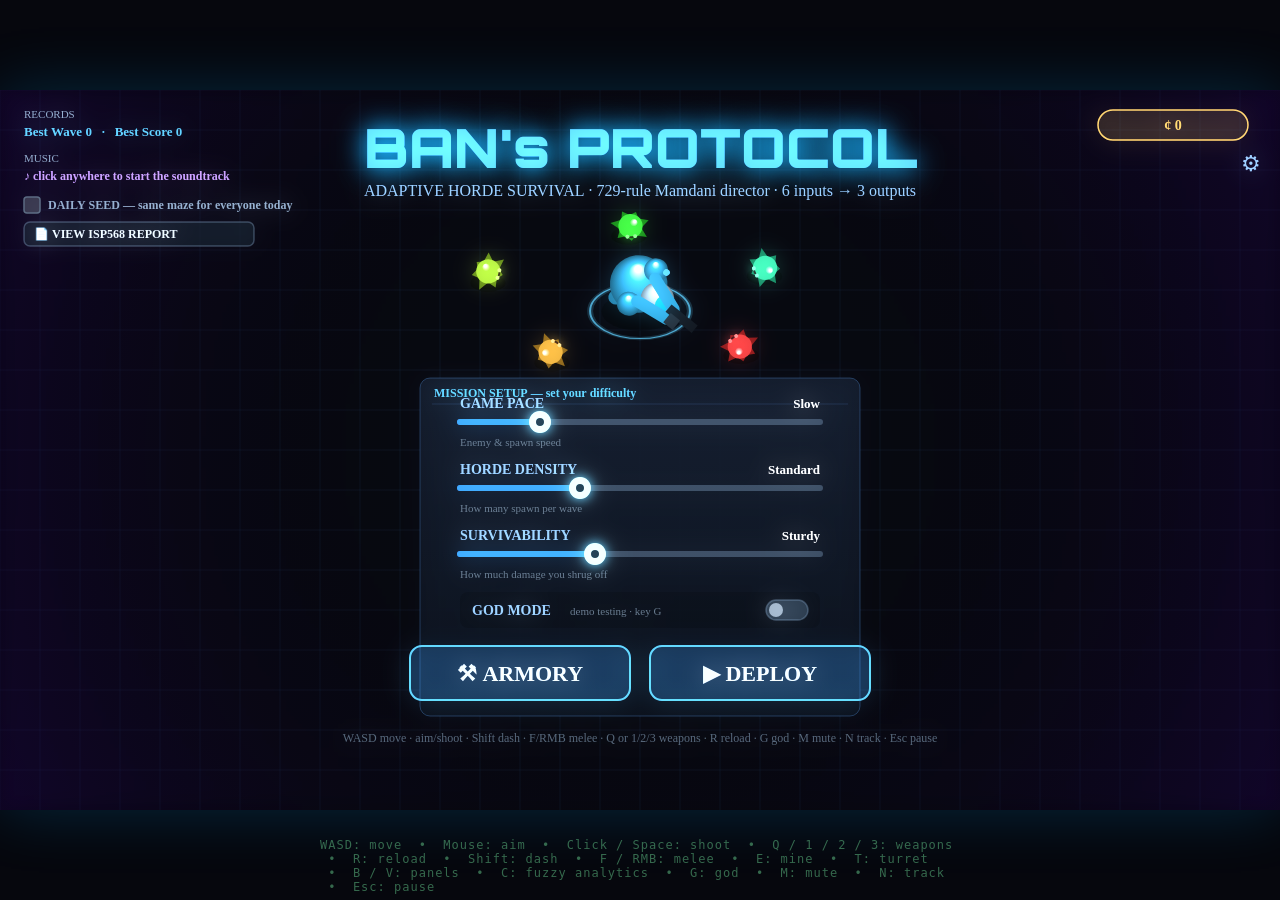
<file: index.html>
<!DOCTYPE html>
<html lang="en">
<head>
<meta charset="UTF-8">
<meta name="viewport" content="width=device-width, initial-scale=1.0">
<title>BAN's Protocol — Adaptive Horde Survival</title>
<!-- display font for titles; falls back to Segoe UI if offline -->
<link rel="preconnect" href="https://fonts.googleapis.com">
<link rel="preconnect" href="https://fonts.gstatic.com" crossorigin>
<link href="https://fonts.googleapis.com/css2?family=Orbitron:wght@500;700;900&display=swap" rel="stylesheet">
<link rel="stylesheet" href="css/style.css">
</head>
<body>
<div id="wrap"><canvas id="c"></canvas></div>
<div id="hint">WASD: move &nbsp;•&nbsp; Mouse: aim &nbsp;•&nbsp; Click / Space: shoot &nbsp;•&nbsp; Q / 1 / 2 / 3: weapons &nbsp;•&nbsp; R: reload &nbsp;•&nbsp; Shift: dash &nbsp;•&nbsp; F / RMB: melee &nbsp;•&nbsp; E: mine &nbsp;•&nbsp; T: turret &nbsp;•&nbsp; B / V: panels &nbsp;•&nbsp; C: fuzzy analytics &nbsp;•&nbsp; G: god &nbsp;•&nbsp; M: mute &nbsp;•&nbsp; N: track &nbsp;•&nbsp; Esc: pause</div>

<!-- Load order matters: each script builds on the previous ones. -->
<script src="js/config.js"></script>   <!-- canvas, ctx, W/H, resize -->
<script src="js/balance.js"></script>  <!-- central tuning constants -->
<script src="js/audio.js"></script>    <!-- procedural WebAudio engine (SFX + adaptive ambient) -->
<script src="js/world.js"></script>    <!-- maze generation, walls, LOS, fog, minimap -->
<script src="js/fuzzy.js"></script>    <!-- Mamdani fuzzy engine (243-rule director + per-enemy micro-FIS) -->
<script src="js/state.js"></script>    <!-- G game-state object + reset() -->
<script src="js/weapons.js"></script>  <!-- weapons, levelling, power-ups, coin meta -->
<script src="js/roguelite.js"></script><!-- perks, sector modifiers, deployables, barrels, achievements -->
<script src="js/mechanics.js"></script><!-- shoot/reload/spawn/update loop -->
<script src="js/input.js"></script>    <!-- keyboard + mouse handlers -->
<script src="js/render.js"></script>   <!-- world rendering + lights/shockwaves + pseudo-3D characters -->
<script src="js/post.js"></script>     <!-- full-screen bloom post-process -->
<script src="js/hud.js"></script>      <!-- gauges, MF graphs, rules panel, HUD -->
<script src="js/screens.js"></script>  <!-- setup / pause / death / settings / perks + click routing -->
<script src="js/analytics.js"></script><!-- fuzzy analytics overlay: control surface, heatmap, defuzz, CSV [C] -->
<script src="js/main.js"></script>     <!-- requestAnimationFrame loop -->
</body>
</html>
</file>
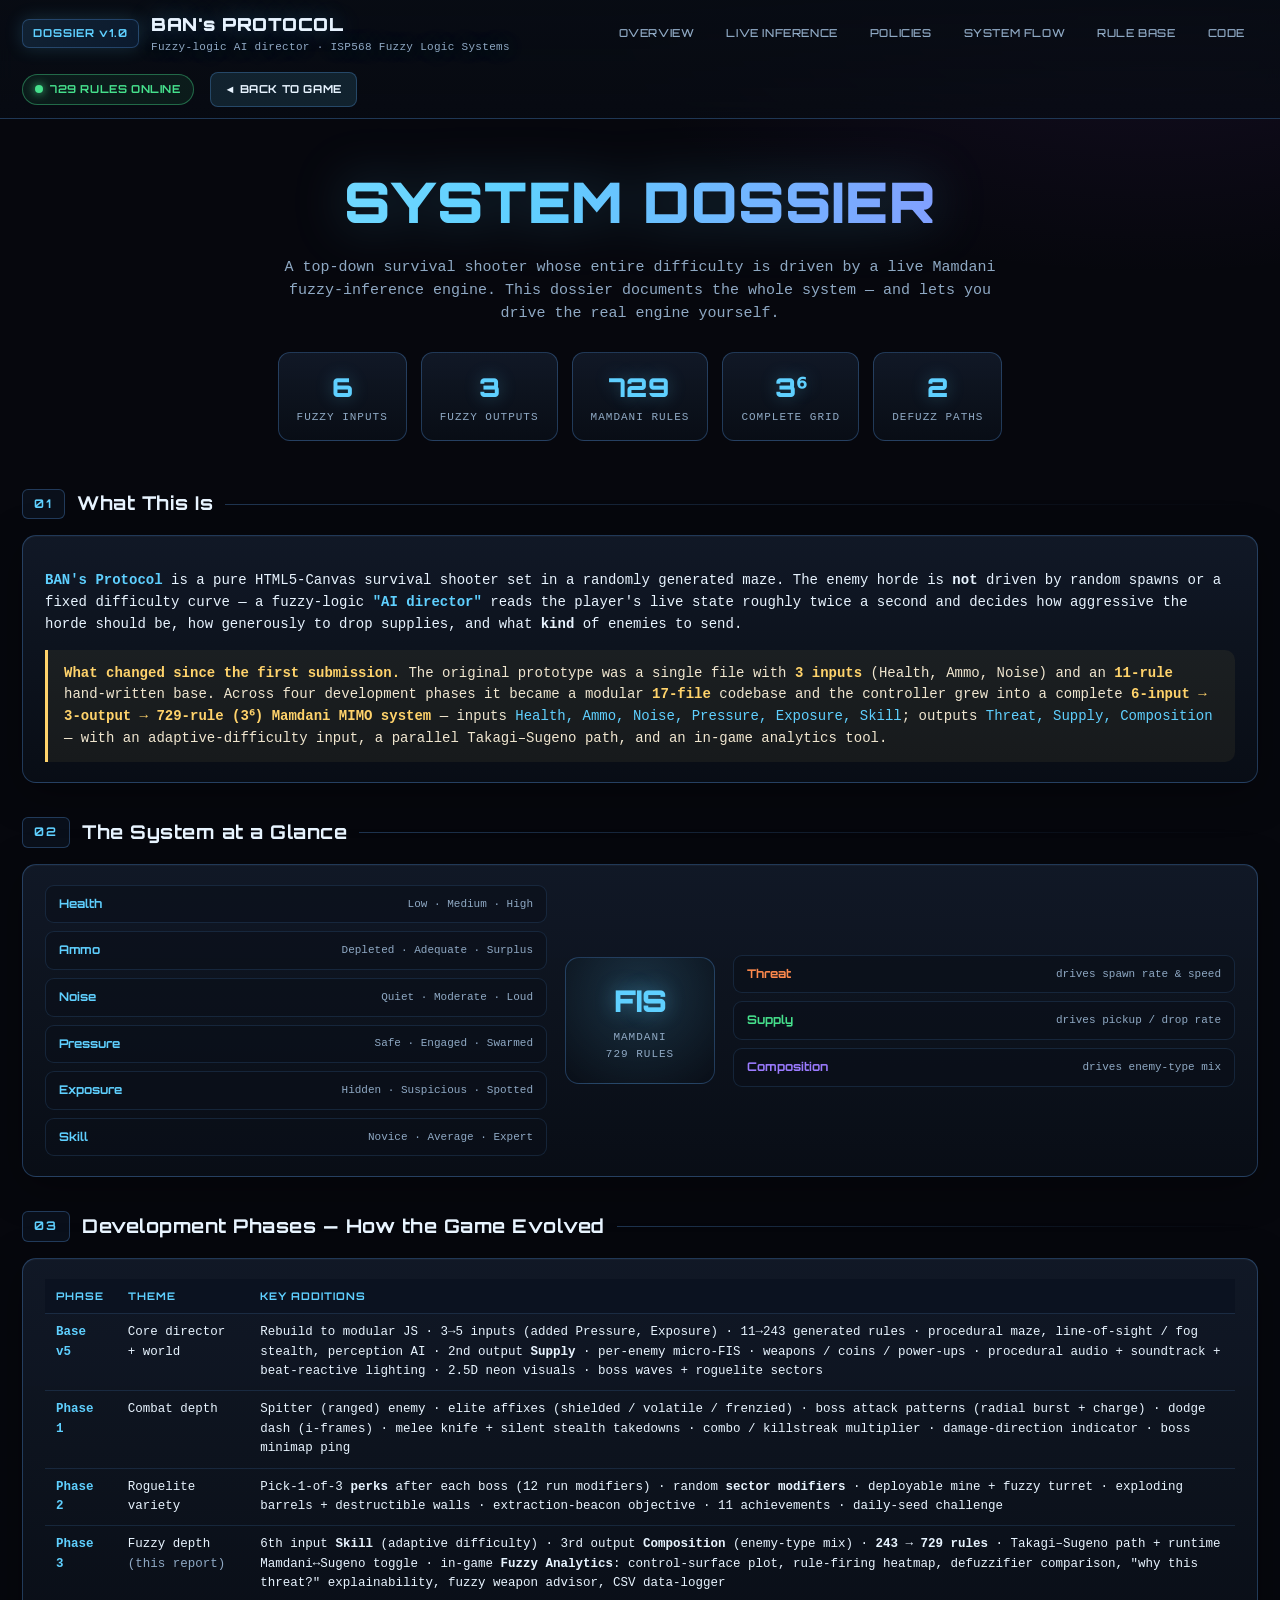
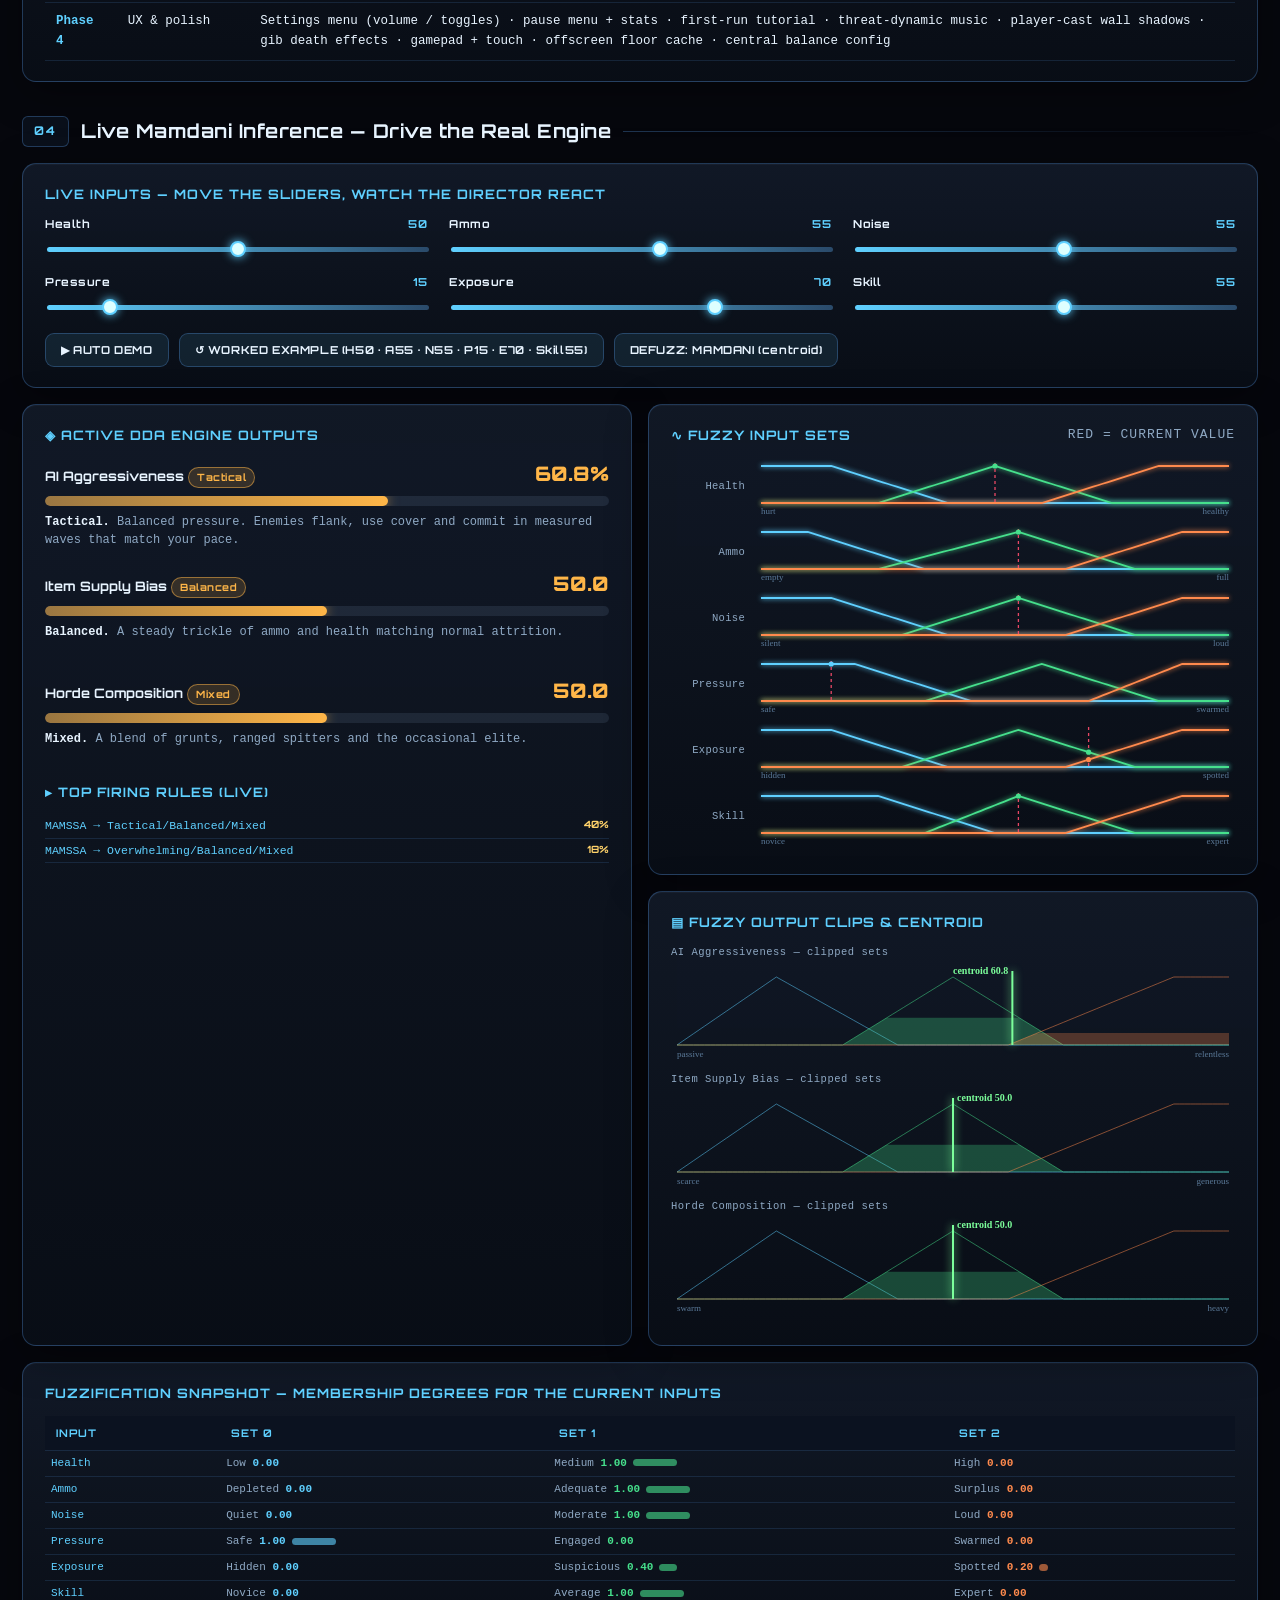
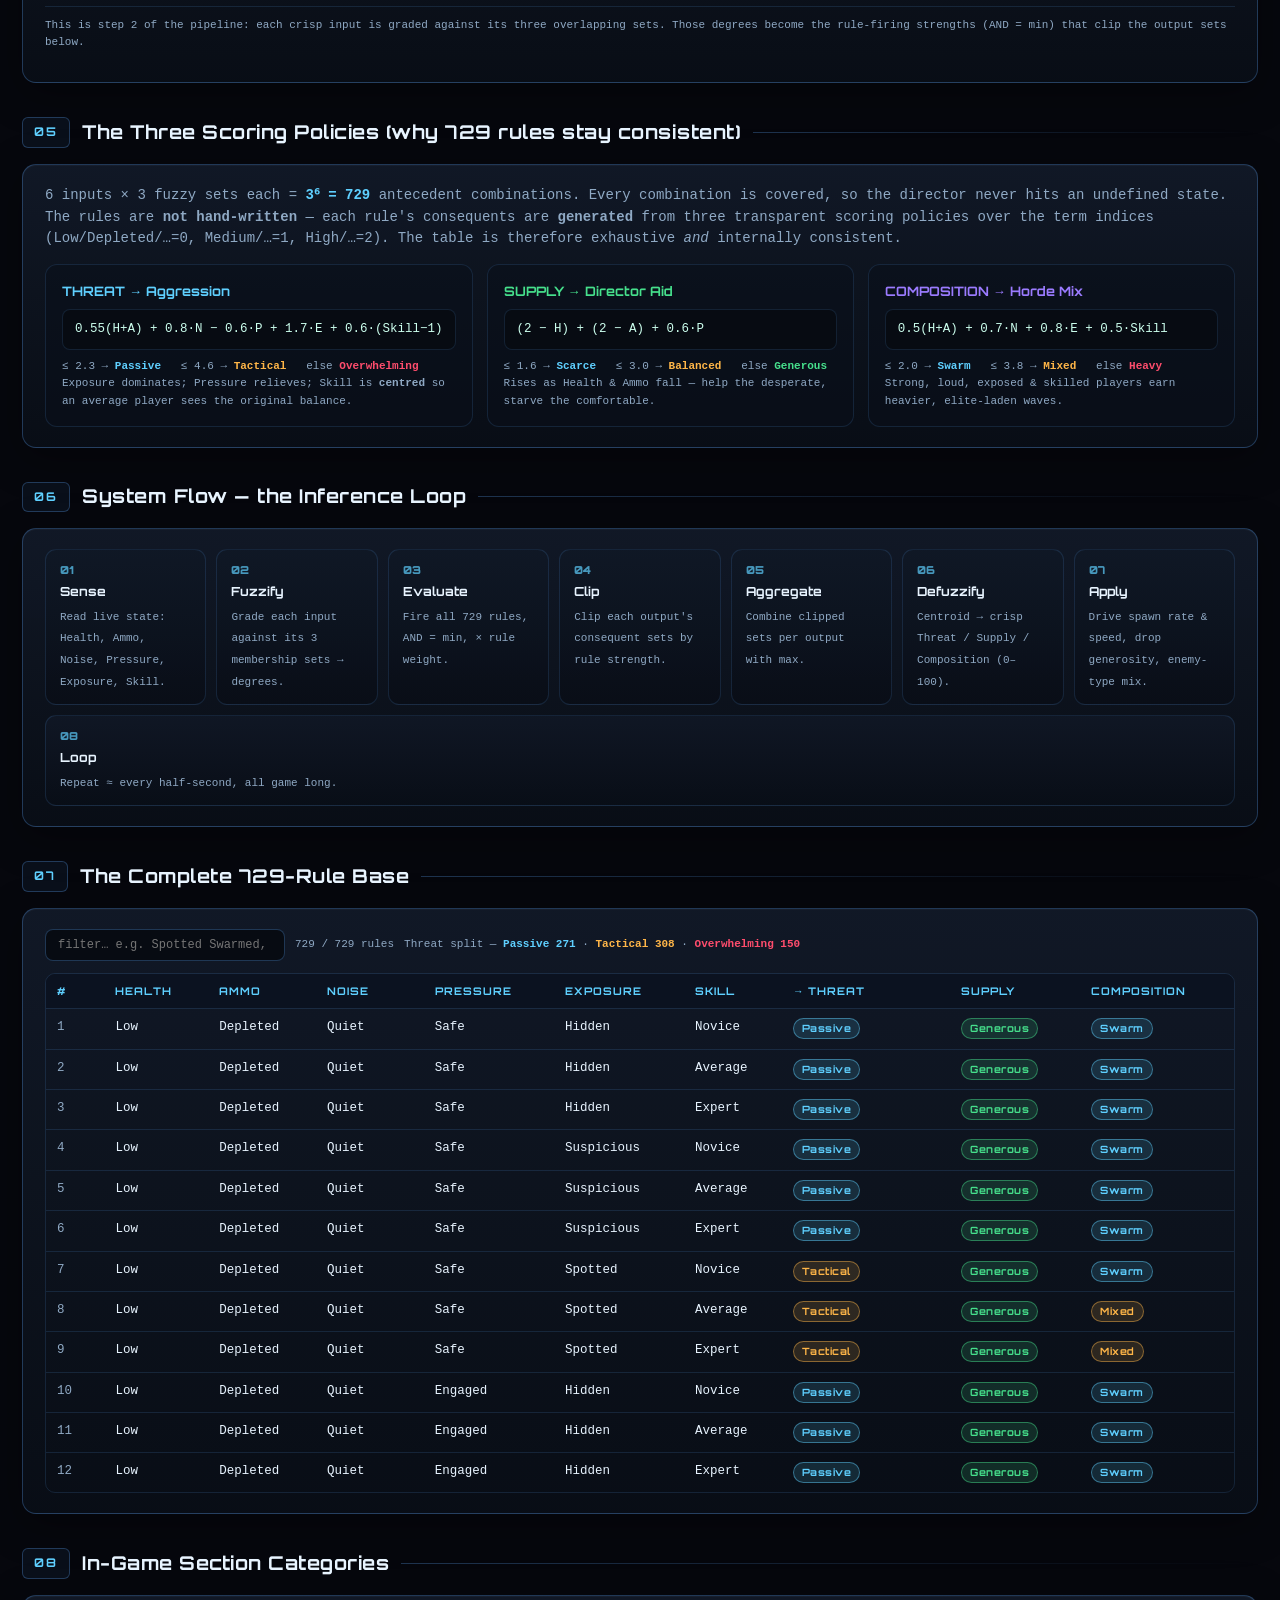
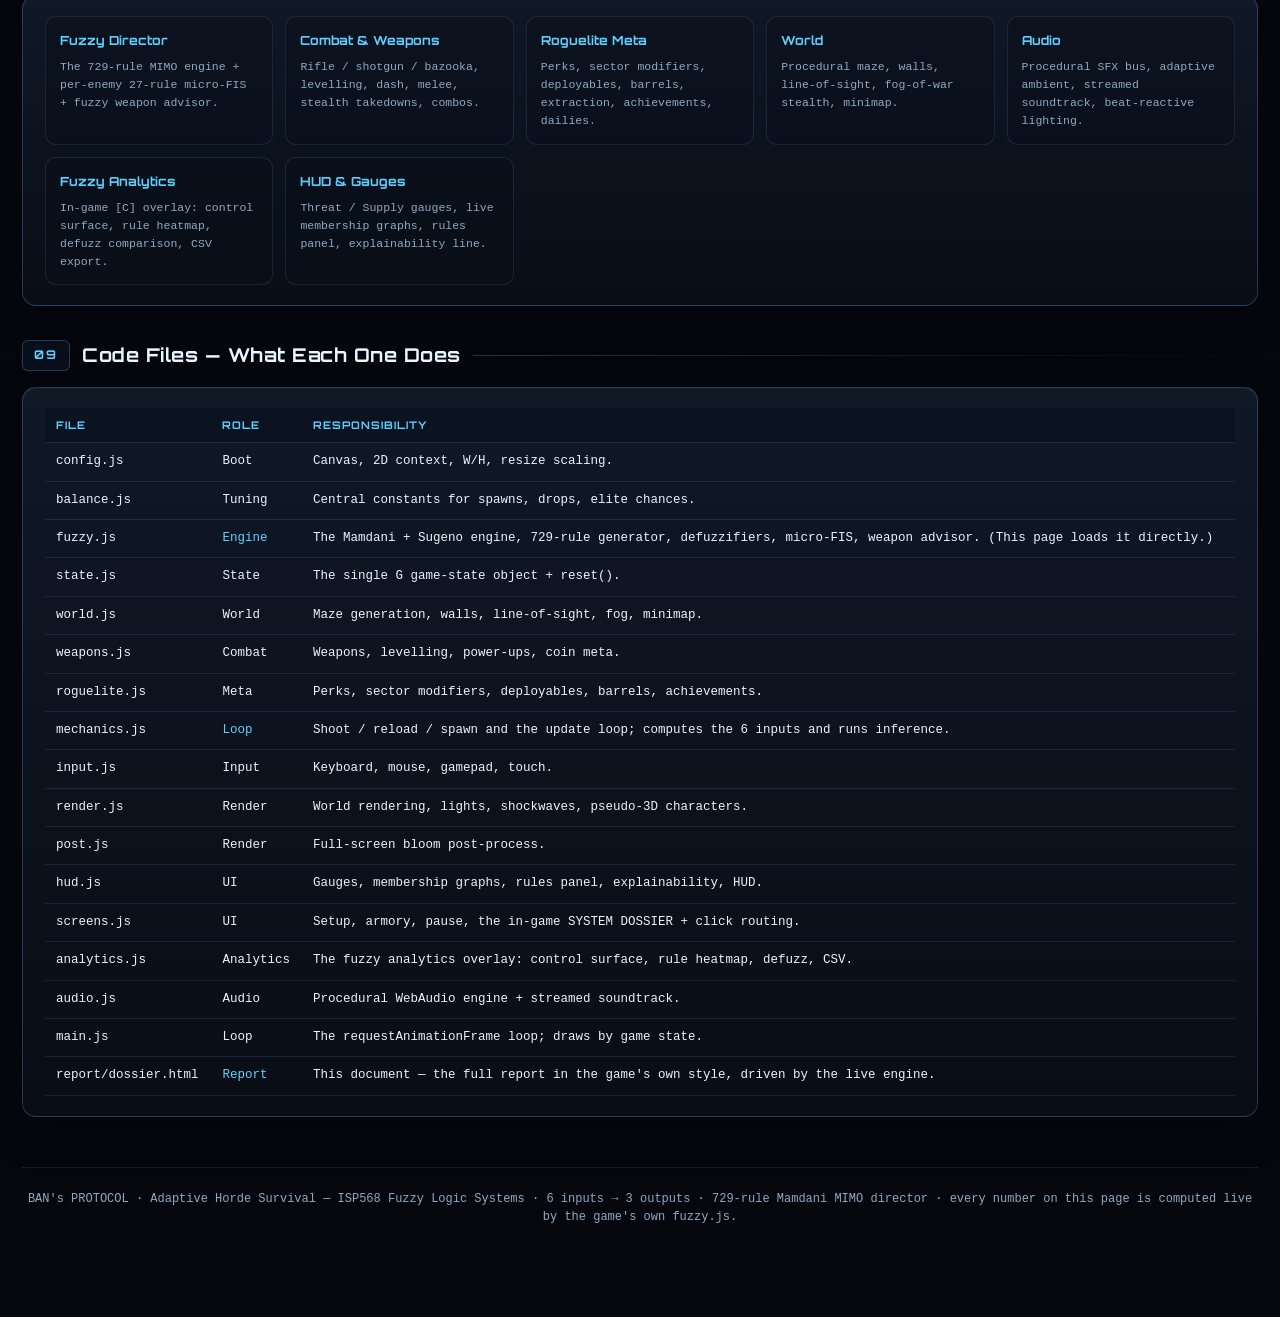
<file: report/dossier.html>
<!DOCTYPE html>
<html lang="en">
<head>
<meta charset="UTF-8">
<meta name="viewport" content="width=device-width, initial-scale=1.0">
<title>BAN's Protocol — System Dossier (ISP568)</title>
<link rel="preconnect" href="https://fonts.googleapis.com">
<link rel="preconnect" href="https://fonts.gstatic.com" crossorigin>
<link href="https://fonts.googleapis.com/css2?family=Orbitron:wght@500;700;900&display=swap" rel="stylesheet">
<style>
:root{
  --bg:#06070d; --bg2:#080b14;
  --panel-top:rgba(18,26,40,.92); --panel-bot:rgba(9,14,23,.94);
  --line:rgba(95,170,255,.28); --line-soft:rgba(95,170,255,.14);
  --accent:#5fd0ff; --text:#e8f4ff; --dim:#8fa9c4; --dimmer:#5b7a99;
  --good:#46e08c; --gold:#ffd36b; --warn:#ffb648; --bad:#ff4d6d; --purple:#9b7bff;
  --disp:'Orbitron','Segoe UI',sans-serif; --mono:'Consolas',ui-monospace,monospace;
}
*{box-sizing:border-box}
html,body{margin:0;background:
  radial-gradient(1200px 600px at 20% -10%,rgba(40,80,140,.18),transparent 60%),
  radial-gradient(1000px 500px at 90% 0%,rgba(120,60,180,.12),transparent 55%),
  var(--bg);
  color:var(--text);font-family:var(--mono);font-size:14px;line-height:1.55;
  -webkit-font-smoothing:antialiased;}
a{color:var(--accent);text-decoration:none}
.wrap{max-width:1360px;margin:0 auto;padding:0 22px 90px}

/* ---------- top bar ---------- */
header{position:sticky;top:0;z-index:20;backdrop-filter:blur(8px);
  background:linear-gradient(180deg,rgba(8,12,20,.96),rgba(8,12,20,.72));
  border-bottom:1px solid var(--line);}
.bar{max-width:1360px;margin:0 auto;padding:11px 22px;display:flex;align-items:center;gap:16px;flex-wrap:wrap}
.brandwrap{display:flex;align-items:center;gap:12px}
.badge{font-family:var(--disp);font-weight:700;font-size:11px;letter-spacing:1px;
  padding:5px 10px;border-radius:7px;background:linear-gradient(135deg,#123,#0b1a2e);
  border:1px solid var(--line);color:var(--accent);box-shadow:0 0 18px rgba(95,208,255,.18)}
.brand{font-family:var(--disp);font-weight:900;font-size:18px;letter-spacing:.5px;
  color:var(--text);text-shadow:0 0 22px rgba(95,208,255,.35)}
.brand small{display:block;font-family:var(--mono);font-weight:400;font-size:11px;color:var(--dim);letter-spacing:.3px}
nav{display:flex;gap:6px;margin-left:auto;flex-wrap:wrap}
nav a{font-family:var(--disp);font-weight:500;font-size:11px;letter-spacing:.6px;color:var(--dim);
  padding:7px 12px;border-radius:8px;border:1px solid transparent}
nav a:hover{color:var(--text);border-color:var(--line-soft);background:rgba(95,170,255,.06)}
.enginepill{font-family:var(--disp);font-weight:700;font-size:11px;letter-spacing:.6px;color:var(--good);
  padding:6px 12px;border-radius:20px;border:1px solid rgba(70,224,140,.4);background:rgba(70,224,140,.08)}
.enginepill .dot{display:inline-block;width:8px;height:8px;border-radius:50%;background:var(--good);
  margin-right:7px;box-shadow:0 0 10px var(--good);animation:pulse 1.8s infinite}
@keyframes pulse{0%,100%{opacity:1}50%{opacity:.35}}
.backbtn{font-family:var(--disp);font-weight:700;font-size:11px;letter-spacing:.6px;color:var(--text);
  padding:8px 14px;border-radius:8px;border:1px solid var(--line);background:rgba(95,208,255,.12)}
.backbtn:hover{background:rgba(95,208,255,.28)}

/* ---------- hero ---------- */
.hero{padding:40px 0 8px;text-align:center}
.hero h1{font-family:var(--disp);font-weight:900;font-size:clamp(30px,5vw,56px);margin:0;
  letter-spacing:1px;text-wrap:balance;
  background:linear-gradient(90deg,#8fe4ff,#5fd0ff 40%,#9b7bff);-webkit-background-clip:text;background-clip:text;
  -webkit-text-fill-color:transparent;filter:drop-shadow(0 0 26px rgba(95,208,255,.25))}
.hero p{color:var(--dim);font-size:15px;margin:10px auto 0;max-width:720px}
.statrow{display:flex;gap:14px;justify-content:center;flex-wrap:wrap;margin:26px 0 6px}
.stat{min-width:120px;padding:14px 18px;border-radius:12px;border:1px solid var(--line);
  background:linear-gradient(180deg,var(--panel-top),var(--panel-bot))}
.stat .n{font-family:var(--disp);font-weight:900;font-size:26px;color:var(--accent);text-shadow:0 0 18px rgba(95,208,255,.3)}
.stat .l{font-size:11px;color:var(--dim);letter-spacing:1px;text-transform:uppercase;margin-top:2px}

/* ---------- panels & sections ---------- */
section{margin-top:34px;scroll-margin-top:78px}
.sec-h{display:flex;align-items:center;gap:12px;margin:0 0 16px}
.sec-h .tag{font-family:var(--disp);font-weight:700;font-size:12px;letter-spacing:2px;color:var(--accent);
  padding:5px 11px;border-radius:6px;border:1px solid var(--line);background:rgba(95,170,255,.06)}
.sec-h h2{font-family:var(--disp);font-weight:700;font-size:19px;letter-spacing:.5px;margin:0;color:var(--text)}
.sec-h .rule{flex:1;height:1px;background:linear-gradient(90deg,var(--line),transparent)}
.panel{background:linear-gradient(180deg,var(--panel-top),var(--panel-bot));
  border:1px solid var(--line);border-radius:14px;padding:20px 22px;
  box-shadow:0 10px 40px rgba(0,0,0,.35), inset 0 1px 0 rgba(255,255,255,.03)}
.panel + .panel{margin-top:16px}
.panel h3{font-family:var(--disp);font-weight:700;font-size:13px;letter-spacing:1px;color:var(--accent);
  margin:0 0 12px;text-transform:uppercase}
.grid2{display:grid;grid-template-columns:1fr 1fr;gap:16px}
.grid3{display:grid;grid-template-columns:repeat(3,1fr);gap:14px}
@media(max-width:900px){.grid2,.grid3{grid-template-columns:1fr}}
.muted{color:var(--dim)}
.kw{color:var(--accent)} .ok{color:var(--good)} .hot{color:var(--bad)} .amb{color:var(--warn)} .pur{color:var(--purple)}
.callout{border-left:3px solid var(--gold);background:rgba(255,211,107,.06);
  padding:13px 16px;border-radius:0 10px 10px 0;color:#f0e6cf}
.callout b{color:var(--gold)}

/* ---------- tables ---------- */
table{width:100%;border-collapse:collapse;font-size:12.5px}
th,td{text-align:left;padding:9px 11px;border-bottom:1px solid var(--line-soft);vertical-align:top}
thead th{font-family:var(--disp);font-weight:700;font-size:10.5px;letter-spacing:1px;color:var(--accent);
  text-transform:uppercase;position:sticky;top:0;background:#0b1220;z-index:1}
tbody tr:hover{background:rgba(95,170,255,.05)}
.scroll-x{overflow-x:auto}
.pill{display:inline-block;font-family:var(--disp);font-weight:700;font-size:10px;letter-spacing:.5px;
  padding:3px 8px;border-radius:12px;line-height:1.3;white-space:nowrap}

/* ---------- input→output flow ---------- */
.flowmap{display:grid;grid-template-columns:1fr auto 1fr;gap:18px;align-items:center}
@media(max-width:820px){.flowmap{grid-template-columns:1fr}}
.chipcol{display:flex;flex-direction:column;gap:8px}
.iochip{display:flex;justify-content:space-between;align-items:center;gap:10px;
  padding:9px 13px;border-radius:9px;border:1px solid var(--line-soft);background:rgba(10,16,26,.6)}
.iochip b{font-family:var(--disp);font-weight:700;font-size:12px}
.iochip span{font-size:11px;color:var(--dim)}
.engineblob{text-align:center;padding:20px 16px;border-radius:14px;border:1px solid var(--line);
  background:radial-gradient(circle at 50% 30%,rgba(95,208,255,.16),rgba(9,14,23,.9));min-width:150px}
.engineblob .big{font-family:var(--disp);font-weight:900;font-size:30px;color:var(--accent);text-shadow:0 0 20px rgba(95,208,255,.4)}
.engineblob .sub{font-size:11px;color:var(--dim);letter-spacing:1px;margin-top:4px}

/* ---------- live cockpit ---------- */
.slidergrid{display:grid;grid-template-columns:repeat(3,1fr);gap:14px 22px}
@media(max-width:720px){.slidergrid{grid-template-columns:1fr 1fr}}
.sl label{display:flex;justify-content:space-between;font-size:11px;letter-spacing:.5px;margin-bottom:5px}
.sl label b{font-family:var(--disp);font-weight:700;color:var(--text)}
.sl label span{color:var(--accent);font-family:var(--disp);font-weight:700}
input[type=range]{-webkit-appearance:none;width:100%;height:5px;border-radius:4px;
  background:linear-gradient(90deg,var(--accent),#2a4a6a);outline:none}
input[type=range]::-webkit-slider-thumb{-webkit-appearance:none;width:16px;height:16px;border-radius:50%;
  background:#dff;border:2px solid var(--accent);box-shadow:0 0 10px var(--accent);cursor:pointer}
input[type=range]::-moz-range-thumb{width:15px;height:15px;border-radius:50%;background:#dff;
  border:2px solid var(--accent);box-shadow:0 0 10px var(--accent);cursor:pointer}
.ctrlbtns{display:flex;gap:10px;margin-top:16px;flex-wrap:wrap}
.btn{font-family:var(--disp);font-weight:700;font-size:11px;letter-spacing:.6px;cursor:pointer;
  padding:9px 15px;border-radius:9px;border:1px solid var(--line);background:rgba(95,208,255,.1);color:var(--text)}
.btn:hover{background:rgba(95,208,255,.24)}
.btn.on{background:rgba(70,224,140,.2);border-color:rgba(70,224,140,.5);color:var(--good)}

.gauge{margin-bottom:18px}
.gauge .top{display:flex;justify-content:space-between;align-items:baseline}
.gauge .name{font-family:var(--disp);font-weight:700;font-size:13px}
.gauge .val{font-family:var(--disp);font-weight:900;font-size:20px}
.gauge .track{height:10px;border-radius:6px;background:rgba(120,150,180,.15);margin:7px 0;overflow:hidden}
.gauge .fill{height:100%;border-radius:6px;transition:width .18s ease,background .18s ease}
.gauge .impact{font-size:12px;color:var(--dim);min-height:34px}
.gauge .impact b{color:var(--text)}

.plotrow{display:flex;align-items:center;gap:10px;margin-bottom:8px}
.plotrow .lab{width:74px;flex:none;font-size:10.5px;color:var(--dim);letter-spacing:.3px;text-align:right;line-height:1.2}
.plotrow canvas{flex:1;height:58px;width:100%;display:block}
.outplot{margin-bottom:12px}
.outplot .cap{font-size:10.5px;color:var(--dim);letter-spacing:.5px;margin-bottom:3px;
  display:flex;justify-content:space-between}
.outplot canvas{width:100%;height:96px;display:block}

.fzz{width:100%;font-size:11px}
.fzz td{padding:4px 6px;border-bottom:1px solid var(--line-soft)}
.fzz .t{color:var(--dim)}
.barmini{display:inline-block;height:7px;border-radius:4px;vertical-align:middle;margin-left:6px}

.firelist{font-size:11.5px}
.firelist .r{display:flex;justify-content:space-between;gap:8px;padding:3px 0;border-bottom:1px solid var(--line-soft)}
.firelist .r code{color:var(--accent)}
.firelist .r .s{color:var(--gold);font-family:var(--disp);font-weight:700;font-size:10px}

/* ---------- policy cards ---------- */
.policy{padding:16px;border-radius:12px;border:1px solid var(--line-soft);background:rgba(10,16,26,.55)}
.policy h4{font-family:var(--disp);font-weight:700;font-size:13px;margin:0 0 8px}
.formula{font-family:var(--mono);font-size:12.5px;background:#070b12;border:1px solid var(--line-soft);
  border-radius:8px;padding:10px 12px;color:#cfe;overflow-x:auto;white-space:nowrap}
.thr{font-size:11px;color:var(--dim);margin-top:8px}

/* ---------- system flow ---------- */
.pipe{display:flex;flex-wrap:wrap;gap:10px;align-items:stretch}
.step{flex:1 1 150px;min-width:140px;padding:12px 14px;border-radius:11px;border:1px solid var(--line-soft);
  background:linear-gradient(180deg,rgba(16,24,38,.9),rgba(9,14,23,.9));position:relative}
.step .no{font-family:var(--disp);font-weight:900;font-size:11px;color:var(--accent);opacity:.7}
.step b{display:block;font-family:var(--disp);font-weight:700;font-size:12.5px;margin:3px 0 4px}
.step span{font-size:11px;color:var(--dim)}

.catgrid{display:grid;grid-template-columns:repeat(auto-fit,minmax(210px,1fr));gap:12px}
.cat{padding:14px;border-radius:11px;border:1px solid var(--line-soft);background:rgba(10,16,26,.55)}
.cat b{font-family:var(--disp);font-weight:700;font-size:12.5px;color:var(--accent)}
.cat p{margin:6px 0 0;font-size:11.5px;color:var(--dim)}

.filterbar{display:flex;gap:10px;align-items:center;margin-bottom:12px;flex-wrap:wrap}
.filterbar input{background:#070b12;border:1px solid var(--line);border-radius:8px;color:var(--text);
  font-family:var(--mono);font-size:12px;padding:8px 12px;min-width:240px;outline:none}
.filterbar input:focus{border-color:var(--accent)}
.rulewrap{max-height:520px;overflow:auto;border:1px solid var(--line-soft);border-radius:10px}
.rulecount{font-size:11px;color:var(--dim)}
footer{margin-top:50px;padding-top:22px;border-top:1px solid var(--line-soft);color:var(--dim);font-size:12px;text-align:center}
</style>
</head>
<body>

<header>
  <div class="bar">
    <div class="brandwrap">
      <span class="badge">DOSSIER v1.0</span>
      <span class="brand">BAN's PROTOCOL<small>Fuzzy-logic AI director · ISP568 Fuzzy Logic Systems</small></span>
    </div>
    <nav>
      <a href="#overview">OVERVIEW</a>
      <a href="#live">LIVE INFERENCE</a>
      <a href="#policies">POLICIES</a>
      <a href="#flow">SYSTEM FLOW</a>
      <a href="#rules">RULE BASE</a>
      <a href="#files">CODE</a>
    </nav>
    <span class="enginepill"><span class="dot"></span>729 RULES ONLINE</span>
    <a class="backbtn" href="../index.html">◄ BACK TO GAME</a>
  </div>
</header>

<div class="wrap">

  <!-- HERO -->
  <div class="hero" id="overview">
    <h1>SYSTEM DOSSIER</h1>
    <p>A top-down survival shooter whose entire difficulty is driven by a live Mamdani fuzzy-inference engine.
       This dossier documents the whole system — and lets you drive the real engine yourself.</p>
    <div class="statrow">
      <div class="stat"><div class="n">6</div><div class="l">Fuzzy Inputs</div></div>
      <div class="stat"><div class="n">3</div><div class="l">Fuzzy Outputs</div></div>
      <div class="stat"><div class="n">729</div><div class="l">Mamdani Rules</div></div>
      <div class="stat"><div class="n">3⁶</div><div class="l">Complete Grid</div></div>
      <div class="stat"><div class="n">2</div><div class="l">Defuzz Paths</div></div>
    </div>
  </div>

  <!-- EXEC BRIEF -->
  <section>
    <div class="sec-h"><span class="tag">01</span><h2>What This Is</h2><span class="rule"></span></div>
    <div class="panel">
      <p><b class="kw">BAN's Protocol</b> is a pure HTML5-Canvas survival shooter set in a randomly generated maze.
      The enemy horde is <b>not</b> driven by random spawns or a fixed difficulty curve — a fuzzy-logic
      <b class="kw">"AI director"</b> reads the player's live state roughly twice a second and decides how aggressive
      the horde should be, how generously to drop supplies, and what <b>kind</b> of enemies to send.</p>
      <div class="callout" style="margin-top:14px">
        <b>What changed since the first submission.</b> The original prototype was a single file with
        <b>3 inputs</b> (Health, Ammo, Noise) and an <b>11-rule</b> hand-written base. Across four development
        phases it became a modular <b>17-file</b> codebase and the controller grew into a complete
        <b>6-input → 3-output → 729-rule (3⁶) Mamdani MIMO system</b> — inputs
        <span class="kw">Health, Ammo, Noise, Pressure, Exposure, Skill</span>; outputs
        <span class="kw">Threat, Supply, Composition</span> — with an adaptive-difficulty input, a parallel
        Takagi–Sugeno path, and an in-game analytics tool.
      </div>
    </div>
  </section>

  <!-- SYSTEM AT A GLANCE -->
  <section>
    <div class="sec-h"><span class="tag">02</span><h2>The System at a Glance</h2><span class="rule"></span></div>
    <div class="panel">
      <div class="flowmap">
        <div class="chipcol" id="inGlance"></div>
        <div class="engineblob"><div class="big">FIS</div><div class="sub">MAMDANI<br>729 RULES</div></div>
        <div class="chipcol" id="outGlance"></div>
      </div>
    </div>
  </section>

  <!-- DEVELOPMENT PHASES -->
  <section>
    <div class="sec-h"><span class="tag">03</span><h2>Development Phases — How the Game Evolved</h2><span class="rule"></span></div>
    <div class="panel scroll-x">
      <table>
        <thead><tr><th>Phase</th><th>Theme</th><th>Key additions</th></tr></thead>
        <tbody>
          <tr><td><b class="kw">Base v5</b></td><td>Core director + world</td>
            <td>Rebuild to modular JS · 3→5 inputs (added Pressure, Exposure) · 11→243 generated rules ·
                procedural maze, line-of-sight / fog stealth, perception AI · 2nd output <b>Supply</b> ·
                per-enemy micro-FIS · weapons / coins / power-ups · procedural audio + soundtrack + beat-reactive
                lighting · 2.5D neon visuals · boss waves + roguelite sectors</td></tr>
          <tr><td><b class="kw">Phase 1</b></td><td>Combat depth</td>
            <td>Spitter (ranged) enemy · elite affixes (shielded / volatile / frenzied) · boss attack patterns
                (radial burst + charge) · dodge dash (i-frames) · melee knife + silent stealth takedowns ·
                combo / killstreak multiplier · damage-direction indicator · boss minimap ping</td></tr>
          <tr><td><b class="kw">Phase 2</b></td><td>Roguelite variety</td>
            <td>Pick-1-of-3 <b>perks</b> after each boss (12 run modifiers) · random <b>sector modifiers</b> ·
                deployable mine + fuzzy turret · exploding barrels + destructible walls ·
                extraction-beacon objective · 11 achievements · daily-seed challenge</td></tr>
          <tr><td><b class="kw">Phase 3</b></td><td>Fuzzy depth <span class="muted">(this report)</span></td>
            <td>6th input <b>Skill</b> (adaptive difficulty) · 3rd output <b>Composition</b> (enemy-type mix) ·
                <b>243 → 729 rules</b> · Takagi–Sugeno path + runtime Mamdani↔Sugeno toggle · in-game
                <b>Fuzzy Analytics</b>: control-surface plot, rule-firing heatmap, defuzzifier comparison,
                "why this threat?" explainability, fuzzy weapon advisor, CSV data-logger</td></tr>
          <tr><td><b class="kw">Phase 4</b></td><td>UX &amp; polish</td>
            <td>Settings menu (volume / toggles) · pause menu + stats · first-run tutorial · threat-dynamic music ·
                player-cast wall shadows · gib death effects · gamepad + touch · offscreen floor cache ·
                central balance config</td></tr>
        </tbody>
      </table>
    </div>
  </section>

  <!-- LIVE INFERENCE COCKPIT -->
  <section id="live">
    <div class="sec-h"><span class="tag">04</span><h2>Live Mamdani Inference — Drive the Real Engine</h2><span class="rule"></span></div>

    <div class="panel">
      <h3>Live Inputs — move the sliders, watch the director react</h3>
      <div class="slidergrid" id="sliders"></div>
      <div class="ctrlbtns">
        <button class="btn" id="autoBtn">▶ AUTO DEMO</button>
        <button class="btn" id="resetBtn">↺ WORKED EXAMPLE (H50 · A55 · N55 · P15 · E70 · Skill55)</button>
        <button class="btn" id="modeBtn">DEFUZZ: MAMDANI (centroid)</button>
      </div>
    </div>

    <div class="grid2" style="margin-top:16px">
      <!-- LEFT: engine outputs -->
      <div class="panel">
        <h3>◈ Active DDA Engine Outputs</h3>
        <div id="gauges"></div>
        <h3 style="margin-top:18px">▸ Top Firing Rules (live)</h3>
        <div class="firelist" id="fireList"></div>
      </div>

      <!-- RIGHT: plots -->
      <div>
        <div class="panel">
          <h3>∿ Fuzzy Input Sets <span class="muted" style="float:right;font-family:var(--mono);font-weight:400">red = current value</span></h3>
          <div id="inPlots"></div>
        </div>
        <div class="panel">
          <h3>▤ Fuzzy Output Clips &amp; Centroid</h3>
          <div id="outPlots"></div>
        </div>
      </div>
    </div>

    <div class="panel" style="margin-top:16px">
      <h3>Fuzzification snapshot — membership degrees for the current inputs</h3>
      <div class="scroll-x"><table class="fzz" id="fzzTable"></table></div>
      <p class="thr" style="margin-top:10px">This is step 2 of the pipeline: each crisp input is graded against its
        three overlapping sets. Those degrees become the rule-firing strengths (AND = min) that clip the output sets below.</p>
    </div>
  </section>

  <!-- POLICIES -->
  <section id="policies">
    <div class="sec-h"><span class="tag">05</span><h2>The Three Scoring Policies (why 729 rules stay consistent)</h2><span class="rule"></span></div>
    <div class="panel">
      <p class="muted" style="margin-top:0">6 inputs × 3 fuzzy sets each = <b class="kw">3⁶ = 729</b> antecedent combinations.
        Every combination is covered, so the director never hits an undefined state. The rules are <b>not hand-written</b> —
        each rule's consequents are <b>generated</b> from three transparent scoring policies over the term indices
        (Low/Depleted/…=0, Medium/…=1, High/…=2). The table is therefore exhaustive <i>and</i> internally consistent.</p>
      <div class="grid3" style="margin-top:6px">
        <div class="policy">
          <h4 class="kw">THREAT → Aggression</h4>
          <div class="formula">0.55(H+A) + 0.8·N − 0.6·P + 1.7·E + 0.6·(Skill−1)</div>
          <div class="thr">≤ 2.3 → <b class="kw">Passive</b> &nbsp; ≤ 4.6 → <b class="amb">Tactical</b> &nbsp; else <b class="hot">Overwhelming</b><br>
            Exposure dominates; Pressure relieves; Skill is <b>centred</b> so an average player sees the original balance.</div>
        </div>
        <div class="policy">
          <h4 class="ok">SUPPLY → Director Aid</h4>
          <div class="formula">(2 − H) + (2 − A) + 0.6·P</div>
          <div class="thr">≤ 1.6 → <b class="kw">Scarce</b> &nbsp; ≤ 3.0 → <b class="amb">Balanced</b> &nbsp; else <b class="ok">Generous</b><br>
            Rises as Health &amp; Ammo fall — help the desperate, starve the comfortable.</div>
        </div>
        <div class="policy">
          <h4 class="pur">COMPOSITION → Horde Mix</h4>
          <div class="formula">0.5(H+A) + 0.7·N + 0.8·E + 0.5·Skill</div>
          <div class="thr">≤ 2.0 → <b class="kw">Swarm</b> &nbsp; ≤ 3.8 → <b class="amb">Mixed</b> &nbsp; else <b class="hot">Heavy</b><br>
            Strong, loud, exposed &amp; skilled players earn heavier, elite-laden waves.</div>
        </div>
      </div>
    </div>
  </section>

  <!-- SYSTEM FLOW -->
  <section id="flow">
    <div class="sec-h"><span class="tag">06</span><h2>System Flow — the Inference Loop</h2><span class="rule"></span></div>
    <div class="panel">
      <div class="pipe">
        <div class="step"><div class="no">01</div><b>Sense</b><span>Read live state: Health, Ammo, Noise, Pressure, Exposure, Skill.</span></div>
        <div class="step"><div class="no">02</div><b>Fuzzify</b><span>Grade each input against its 3 membership sets → degrees.</span></div>
        <div class="step"><div class="no">03</div><b>Evaluate</b><span>Fire all 729 rules, AND = min, × rule weight.</span></div>
        <div class="step"><div class="no">04</div><b>Clip</b><span>Clip each output's consequent sets by rule strength.</span></div>
        <div class="step"><div class="no">05</div><b>Aggregate</b><span>Combine clipped sets per output with max.</span></div>
        <div class="step"><div class="no">06</div><b>Defuzzify</b><span>Centroid → crisp Threat / Supply / Composition (0–100).</span></div>
        <div class="step"><div class="no">07</div><b>Apply</b><span>Drive spawn rate &amp; speed, drop generosity, enemy-type mix.</span></div>
        <div class="step"><div class="no">08</div><b>Loop</b><span>Repeat ≈ every half-second, all game long.</span></div>
      </div>
    </div>
  </section>

  <!-- RULE BASE -->
  <section id="rules">
    <div class="sec-h"><span class="tag">07</span><h2>The Complete 729-Rule Base</h2><span class="rule"></span></div>
    <div class="panel">
      <div class="filterbar">
        <input id="ruleFilter" placeholder="filter… e.g. Spotted Swarmed, Overwhelming, Heavy">
        <span class="rulecount" id="ruleCount"></span>
        <span class="rulecount" id="ruleStats"></span>
      </div>
      <div class="rulewrap scroll-x">
        <table id="ruleTable">
          <thead><tr>
            <th>#</th><th>Health</th><th>Ammo</th><th>Noise</th><th>Pressure</th><th>Exposure</th><th>Skill</th>
            <th>→ Threat</th><th>Supply</th><th>Composition</th>
          </tr></thead>
          <tbody id="ruleBody"></tbody>
        </table>
      </div>
    </div>
  </section>

  <!-- SECTION CATEGORIES -->
  <section>
    <div class="sec-h"><span class="tag">08</span><h2>In-Game Section Categories</h2><span class="rule"></span></div>
    <div class="panel">
      <div class="catgrid">
        <div class="cat"><b>Fuzzy Director</b><p>The 729-rule MIMO engine + per-enemy 27-rule micro-FIS + fuzzy weapon advisor.</p></div>
        <div class="cat"><b>Combat &amp; Weapons</b><p>Rifle / shotgun / bazooka, levelling, dash, melee, stealth takedowns, combos.</p></div>
        <div class="cat"><b>Roguelite Meta</b><p>Perks, sector modifiers, deployables, barrels, extraction, achievements, dailies.</p></div>
        <div class="cat"><b>World</b><p>Procedural maze, walls, line-of-sight, fog-of-war stealth, minimap.</p></div>
        <div class="cat"><b>Audio</b><p>Procedural SFX bus, adaptive ambient, streamed soundtrack, beat-reactive lighting.</p></div>
        <div class="cat"><b>Fuzzy Analytics</b><p>In-game [C] overlay: control surface, rule heatmap, defuzz comparison, CSV export.</p></div>
        <div class="cat"><b>HUD &amp; Gauges</b><p>Threat / Supply gauges, live membership graphs, rules panel, explainability line.</p></div>
      </div>
    </div>
  </section>

  <!-- CODE FILES -->
  <section id="files">
    <div class="sec-h"><span class="tag">09</span><h2>Code Files — What Each One Does</h2><span class="rule"></span></div>
    <div class="panel scroll-x">
      <table>
        <thead><tr><th>File</th><th>Role</th><th>Responsibility</th></tr></thead>
        <tbody>
          <tr><td><code>config.js</code></td><td>Boot</td><td>Canvas, 2D context, W/H, resize scaling.</td></tr>
          <tr><td><code>balance.js</code></td><td>Tuning</td><td>Central constants for spawns, drops, elite chances.</td></tr>
          <tr><td><code>fuzzy.js</code></td><td class="kw">Engine</td><td>The Mamdani + Sugeno engine, 729-rule generator, defuzzifiers, micro-FIS, weapon advisor. (This page loads it directly.)</td></tr>
          <tr><td><code>state.js</code></td><td>State</td><td>The single <code>G</code> game-state object + <code>reset()</code>.</td></tr>
          <tr><td><code>world.js</code></td><td>World</td><td>Maze generation, walls, line-of-sight, fog, minimap.</td></tr>
          <tr><td><code>weapons.js</code></td><td>Combat</td><td>Weapons, levelling, power-ups, coin meta.</td></tr>
          <tr><td><code>roguelite.js</code></td><td>Meta</td><td>Perks, sector modifiers, deployables, barrels, achievements.</td></tr>
          <tr><td><code>mechanics.js</code></td><td class="kw">Loop</td><td>Shoot / reload / spawn and the update loop; computes the 6 inputs and runs inference.</td></tr>
          <tr><td><code>input.js</code></td><td>Input</td><td>Keyboard, mouse, gamepad, touch.</td></tr>
          <tr><td><code>render.js</code></td><td>Render</td><td>World rendering, lights, shockwaves, pseudo-3D characters.</td></tr>
          <tr><td><code>post.js</code></td><td>Render</td><td>Full-screen bloom post-process.</td></tr>
          <tr><td><code>hud.js</code></td><td>UI</td><td>Gauges, membership graphs, rules panel, explainability, HUD.</td></tr>
          <tr><td><code>screens.js</code></td><td>UI</td><td>Setup, armory, pause, the in-game SYSTEM DOSSIER + click routing.</td></tr>
          <tr><td><code>analytics.js</code></td><td>Analytics</td><td>The fuzzy analytics overlay: control surface, rule heatmap, defuzz, CSV.</td></tr>
          <tr><td><code>audio.js</code></td><td>Audio</td><td>Procedural WebAudio engine + streamed soundtrack.</td></tr>
          <tr><td><code>main.js</code></td><td>Loop</td><td>The <code>requestAnimationFrame</code> loop; draws by game state.</td></tr>
          <tr><td><code>report/dossier.html</code></td><td class="kw">Report</td><td>This document — the full report in the game's own style, driven by the live engine.</td></tr>
        </tbody>
      </table>
    </div>
  </section>

  <footer>
    BAN's PROTOCOL · Adaptive Horde Survival — ISP568 Fuzzy Logic Systems ·
    6 inputs → 3 outputs · 729-rule Mamdani MIMO director · every number on this page is computed live by the game's own <code>fuzzy.js</code>.
  </footer>
</div>

<!-- the REAL engine — single source of truth -->
<script src="../js/fuzzy.js"></script>
<script>
(function(){
  "use strict";
  if(typeof Fuzzy==='undefined'){ document.querySelector('.wrap').insertAdjacentHTML('afterbegin',
    '<div class="panel" style="border-color:var(--bad);color:var(--bad);margin-top:20px">Could not load ../js/fuzzy.js — open this page from the deployed game (it lives in <code>game/report/</code>).</div>'); return; }

  var TCOL=['#5fd0ff','#46e08c','#ff8a4d'];               // term colours: low / mid / high
  function hexA(h,a){var n=parseInt(h.slice(1),16);return 'rgba('+((n>>16)&255)+','+((n>>8)&255)+','+(n&255)+','+a+')';}

  var IN=[
    {key:'health',   label:'Health',   terms:['Low','Medium','High'],        def:50, axis:['hurt','healthy']},
    {key:'ammo',     label:'Ammo',     terms:['Depleted','Adequate','Surplus'],def:55, axis:['empty','full']},
    {key:'noise',    label:'Noise',    terms:['Quiet','Moderate','Loud'],    def:55, axis:['silent','loud']},
    {key:'pressure', label:'Pressure', terms:['Safe','Engaged','Swarmed'],   def:15, axis:['safe','swarmed']},
    {key:'exposure', label:'Exposure', terms:['Hidden','Suspicious','Spotted'],def:70, axis:['hidden','spotted']},
    {key:'skill',    label:'Skill',    terms:['Novice','Average','Expert'],  def:55, axis:['novice','expert']}
  ];
  var OUT=[
    {key:'threat', res:'threat', agg:'aggregate', label:'AI Aggressiveness', sets:Fuzzy.threatSets,
      terms:['Passive','Tactical','Overwhelming'], axis:['passive','relentless'],
      impacts:['<b>Passive.</b> The horde hangs back — spawns thin out and enemies move cautiously, giving you room to reload and reposition.',
               '<b>Tactical.</b> Balanced pressure. Enemies flank, use cover and commit in measured waves that match your pace.',
               '<b>Overwhelming.</b> Relentless. Faster, bolder enemies rush the player, spawn counts spike, and exposure is punished.']},
    {key:'supply', res:'supply', agg:'supplyAgg', label:'Item Supply Bias', sets:Fuzzy.supplySets,
      terms:['Scarce','Balanced','Generous'], axis:['scarce','generous'],
      impacts:['<b>Scarce.</b> Few drops — you are comfortable, so the director starves you to keep the fight honest.',
               '<b>Balanced.</b> A steady trickle of ammo and health matching normal attrition.',
               '<b>Generous.</b> The director floods pickups to rescue a struggling player. Help the desperate.']},
    {key:'compo',  res:'compo',  agg:'compoAgg', label:'Horde Composition', sets:Fuzzy.compoSets,
      terms:['Swarm','Mixed','Heavy'], axis:['swarm','heavy'],
      impacts:['<b>Swarm.</b> Mostly light grunts — many bodies, little armour. Crowd-control and spread weapons shine.',
               '<b>Mixed.</b> A blend of grunts, ranged spitters and the occasional elite.',
               '<b>Heavy.</b> Elite-laden waves of bruisers and spitters. Fewer bodies, far more dangerous.']}
  ];

  var state={}; IN.forEach(function(v){state[v.key]=v.def;});
  var mode='mamdani';

  /* ---------- glance chips ---------- */
  (function(){
    var ic=document.getElementById('inGlance'), oc=document.getElementById('outGlance');
    IN.forEach(function(v){ ic.insertAdjacentHTML('beforeend',
      '<div class="iochip"><b class="kw">'+v.label+'</b><span>'+v.terms.join(' · ')+'</span></div>'); });
    var od=['drives spawn rate &amp; speed','drives pickup / drop rate','drives enemy-type mix'];
    OUT.forEach(function(o,i){ oc.insertAdjacentHTML('beforeend',
      '<div class="iochip"><b class="'+['pur','ok','pur'][i]+'" style="color:'+['#ff8a4d','#46e08c','#9b7bff'][i]+'">'+
      ['Threat','Supply','Composition'][i]+'</b><span>'+od[i]+'</span></div>'); });
  })();

  /* ---------- sliders ---------- */
  var slHost=document.getElementById('sliders');
  IN.forEach(function(v){
    var wrap=document.createElement('div'); wrap.className='sl';
    wrap.innerHTML='<label><b>'+v.label+'</b> <span id="v_'+v.key+'">'+v.def+'</span></label>'+
      '<input type="range" min="0" max="100" value="'+v.def+'" id="s_'+v.key+'">';
    slHost.appendChild(wrap);
    wrap.querySelector('input').addEventListener('input',function(e){
      state[v.key]=+e.target.value; document.getElementById('v_'+v.key).textContent=e.target.value; render();
    });
  });

  /* ---------- input plots ---------- */
  var inPlotHost=document.getElementById('inPlots');
  IN.forEach(function(v){
    var row=document.createElement('div'); row.className='plotrow';
    row.innerHTML='<div class="lab">'+v.label+'</div><canvas id="c_'+v.key+'"></canvas>';
    inPlotHost.appendChild(row);
  });
  var outPlotHost=document.getElementById('outPlots');
  OUT.forEach(function(o){
    var row=document.createElement('div'); row.className='outplot';
    row.innerHTML='<div class="cap"><span>'+o.label+' — clipped sets</span><span id="cap_'+o.key+'"></span></div><canvas id="co_'+o.key+'"></canvas>';
    outPlotHost.appendChild(row);
  });

  function fit(cv){var r=cv.getBoundingClientRect(),d=window.devicePixelRatio||1;
    cv.width=Math.max(1,r.width*d);cv.height=Math.max(1,r.height*d);var c=cv.getContext('2d');
    c.setTransform(d,0,0,d,0,0);return {c:c,w:r.width,h:r.height};}

  function drawInput(v){
    var cv=document.getElementById('c_'+v.key); if(!cv)return; var o=fit(cv),c=o.c,w=o.w,h=o.h;
    c.clearRect(0,0,w,h);
    var pL=6,pR=6,pT=8,pB=13, gx=function(x){return pL+(x/100)*(w-pL-pR);}, gy=function(m){return pT+(1-m)*(h-pT-pB);};
    c.strokeStyle='rgba(95,170,255,.14)';c.lineWidth=1;c.beginPath();c.moveTo(pL,gy(0));c.lineTo(w-pR,gy(0));c.stroke();
    var mf=Fuzzy[v.key];
    v.terms.forEach(function(t,i){ c.strokeStyle=TCOL[i];c.lineWidth=1.8;c.shadowColor=TCOL[i];c.shadowBlur=5;c.beginPath();
      for(var x=0;x<=100;x++){var px=gx(x),py=gy(mf[t](x));if(x===0)c.moveTo(px,py);else c.lineTo(px,py);} c.stroke();c.shadowBlur=0; });
    var val=state[v.key], ix=gx(val);
    c.strokeStyle=hexA('#ff4d6d',.9);c.setLineDash([3,3]);c.lineWidth=1.3;c.beginPath();c.moveTo(ix,pT-3);c.lineTo(ix,gy(0));c.stroke();c.setLineDash([]);
    v.terms.forEach(function(t,i){var m=mf[t](val);if(m>0.01){c.fillStyle=TCOL[i];c.beginPath();c.arc(ix,gy(m),2.6,0,7);c.fill();}});
    c.fillStyle='#5b7a99';c.font='9px Consolas';c.textAlign='left';c.fillText(v.axis[0],pL,h-2);
    c.textAlign='right';c.fillText(v.axis[1],w-pR,h-2);
  }

  function drawOutput(o,res){
    var cv=document.getElementById('co_'+o.key); if(!cv)return; var oo=fit(cv),c=oo.c,w=oo.w,h=oo.h;
    c.clearRect(0,0,w,h);
    var pL=6,pR=6,pT=14,pB=14, gx=function(x){return pL+(x/100)*(w-pL-pR);}, gy=function(m){return pT+(1-m)*(h-pT-pB);};
    c.strokeStyle='rgba(95,170,255,.14)';c.lineWidth=1;c.beginPath();c.moveTo(pL,gy(0));c.lineTo(w-pR,gy(0));c.stroke();
    var agg=res[o.agg], sets=o.sets;
    o.terms.forEach(function(t,i){
      var lvl=agg[t]||0;
      c.strokeStyle=hexA(TCOL[i],.5);c.lineWidth=1;c.beginPath();
      for(var x=0;x<=100;x++){var px=gx(x),py=gy(sets[t](x));if(x===0)c.moveTo(px,py);else c.lineTo(px,py);} c.stroke();
      if(lvl>0.01){ c.fillStyle=hexA(TCOL[i],.28);c.beginPath();c.moveTo(gx(0),gy(0));
        for(var x2=0;x2<=100;x2++){c.lineTo(gx(x2),gy(Math.min(sets[t](x2),lvl)));} c.lineTo(gx(100),gy(0));c.closePath();c.fill(); }
    });
    var cVal=res[o.res], cx=gx(cVal);
    c.strokeStyle='#7CFF9B';c.lineWidth=2;c.shadowColor='#7CFF9B';c.shadowBlur=8;c.beginPath();c.moveTo(cx,pT-6);c.lineTo(cx,gy(0));c.stroke();c.shadowBlur=0;
    c.fillStyle='#7CFF9B';c.font='bold 10px Consolas';c.textAlign=cVal>60?'right':'left';
    c.fillText('centroid '+cVal.toFixed(1),cVal>60?cx-4:cx+4,pT-3);
    c.fillStyle='#5b7a99';c.font='9px Consolas';c.textAlign='left';c.fillText(o.axis[0],pL,h-2);
    c.textAlign='right';c.fillText(o.axis[1],w-pR,h-2);
    document.getElementById('cap_'+o.key).textContent='';
  }

  /* ---------- gauges ---------- */
  var gHost=document.getElementById('gauges');
  OUT.forEach(function(o){
    gHost.insertAdjacentHTML('beforeend',
      '<div class="gauge"><div class="top"><span class="name">'+o.label+' '+
      '<span class="pill" id="p_'+o.key+'"></span></span><span class="val" id="gv_'+o.key+'"></span></div>'+
      '<div class="track"><div class="fill" id="gf_'+o.key+'"></div></div>'+
      '<div class="impact" id="gi_'+o.key+'"></div></div>');
  });
  function band(v){return v>66?2:v>33?1:0;}
  var BANDCOL=['#5fd0ff','#ffb648','#ff5d6d'], BANDCOL_S=['#5fd0ff','#ffb648','#46e08c'];

  function updGauge(o,res){
    var v=res[o.res], b=band(v), col=(o.key==='supply'?BANDCOL_S:BANDCOL)[b];
    document.getElementById('gv_'+o.key).textContent=v.toFixed(1)+(o.key==='threat'?'%':'');
    document.getElementById('gv_'+o.key).style.color=col;
    var f=document.getElementById('gf_'+o.key); f.style.width=Math.max(2,v)+'%';
    f.style.background='linear-gradient(90deg,'+hexA(col,.55)+','+col+')';
    f.style.boxShadow='0 0 12px '+hexA(col,.6);
    var pill=document.getElementById('p_'+o.key); pill.textContent=o.terms[b];
    pill.style.background=hexA(col,.16); pill.style.color=col; pill.style.border='1px solid '+hexA(col,.5);
    document.getElementById('gi_'+o.key).innerHTML=o.impacts[b];
  }

  /* ---------- fuzzification table ---------- */
  function updFzz(res){
    var f=res.fuzzified, html='<thead><tr><th>Input</th><th>Set 0</th><th>Set 1</th><th>Set 2</th></tr></thead><tbody>';
    IN.forEach(function(v){
      html+='<tr><td class="kw">'+v.label+'</td>';
      v.terms.forEach(function(t,i){ var m=f[v.key][t];
        html+='<td class="t">'+t+' <b style="color:'+TCOL[i]+'">'+m.toFixed(2)+'</b>'+
          '<span class="barmini" style="width:'+(m*44).toFixed(0)+'px;background:'+hexA(TCOL[i],.6)+'"></span></td>';
      });
      html+='</tr>';
    });
    document.getElementById('fzzTable').innerHTML=html+'</tbody>';
  }

  /* ---------- top firing rules ---------- */
  function updFire(res){
    var host=document.getElementById('fireList'), fired=res.fired||[], n=Math.min(7,fired.length), html='';
    for(var i=0;i<n;i++){ var r=fired[i];
      html+='<div class="r"><code>'+r.rule.note+'</code><span class="s">'+(r.strength*100).toFixed(0)+'%</span></div>'; }
    if(!n) html='<div class="muted">no rule firing</div>';
    host.innerHTML=html;
  }

  /* ---------- master render ---------- */
  function render(){
    Fuzzy.setMode(mode);
    var res=Fuzzy.infer({health:state.health,ammo:state.ammo,noise:state.noise,
      pressure:state.pressure,exposure:state.exposure,skill:state.skill},{});
    IN.forEach(drawInput);
    OUT.forEach(function(o){drawOutput(o,res);updGauge(o,res);});
    updFzz(res); updFire(res);
  }

  /* ---------- controls ---------- */
  var auto=null;
  document.getElementById('autoBtn').addEventListener('click',function(){
    var btn=this;
    if(auto){clearInterval(auto);auto=null;btn.classList.remove('on');btn.textContent='▶ AUTO DEMO';return;}
    btn.classList.add('on');btn.textContent='⏸ STOP AUTO';
    var vel={}; IN.forEach(function(v){vel[v.key]=(Math.random()-0.5)*6;});
    auto=setInterval(function(){
      IN.forEach(function(v){
        vel[v.key]+=(Math.random()-0.5)*2.5; vel[v.key]=Math.max(-5,Math.min(5,vel[v.key]));
        state[v.key]=Math.max(0,Math.min(100,state[v.key]+vel[v.key]));
        if(state[v.key]<=0||state[v.key]>=100)vel[v.key]*=-1;
        document.getElementById('s_'+v.key).value=state[v.key];
        document.getElementById('v_'+v.key).textContent=Math.round(state[v.key]);
      });
      render();
    },90);
  });
  document.getElementById('resetBtn').addEventListener('click',function(){
    if(auto){clearInterval(auto);auto=null;var ab=document.getElementById('autoBtn');ab.classList.remove('on');ab.textContent='▶ AUTO DEMO';}
    IN.forEach(function(v){state[v.key]=v.def;document.getElementById('s_'+v.key).value=v.def;document.getElementById('v_'+v.key).textContent=v.def;});
    render();
  });
  document.getElementById('modeBtn').addEventListener('click',function(){
    mode=(mode==='mamdani')?'sugeno':'mamdani';
    this.textContent=mode==='mamdani'?'DEFUZZ: MAMDANI (centroid)':'DEFUZZ: SUGENO (weighted avg)';
    this.classList.toggle('on',mode==='sugeno'); render();
  });

  /* ---------- rule table ---------- */
  (function(){
    var body=document.getElementById('ruleBody');
    function cellCol(lbl){
      if(lbl==='Passive'||lbl==='Scarce'||lbl==='Swarm')return '#5fd0ff';
      if(lbl==='Tactical'||lbl==='Balanced'||lbl==='Mixed')return '#ffb648';
      if(lbl==='Generous')return '#46e08c';
      return '#ff5d6d';
    }
    var rows=Fuzzy.rules.map(function(r,i){
      var ants=r.if.map(function(x){return x[1];});
      var tds='<td class="muted">'+(i+1)+'</td>'+ants.map(function(a){return '<td>'+a+'</td>';}).join('');
      [r.then,r.thenSupply,r.thenCompo].forEach(function(lbl){
        var col=cellCol(lbl);
        tds+='<td><span class="pill" style="background:'+hexA(col,.14)+';color:'+col+';border:1px solid '+hexA(col,.45)+'">'+lbl+'</span></td>';
      });
      return {html:'<tr>'+tds+'</tr>', key:(ants.join(' ')+' '+r.then+' '+r.thenSupply+' '+r.thenCompo).toLowerCase()};
    });
    body.innerHTML=rows.map(function(r){return r.html;}).join('');
    var st=Fuzzy.ruleStats;
    document.getElementById('ruleStats').innerHTML='Threat split — <b class="kw">Passive '+(st.Passive||0)+
      '</b> · <b class="amb">Tactical '+(st.Tactical||0)+'</b> · <b class="hot">Overwhelming '+(st.Overwhelming||0)+'</b>';
    var trs=body.children;
    function applyFilter(q){
      q=q.trim().toLowerCase(); var terms=q.split(/\s+/).filter(Boolean), shown=0;
      for(var i=0;i<rows.length;i++){
        var ok=!terms.length||terms.every(function(t){return rows[i].key.indexOf(t)>=0;});
        trs[i].style.display=ok?'':'none'; if(ok)shown++;
      }
      document.getElementById('ruleCount').textContent=shown+' / '+rows.length+' rules';
    }
    document.getElementById('ruleFilter').addEventListener('input',function(e){applyFilter(e.target.value);});
    applyFilter('');
  })();

  window.addEventListener('resize',function(){render();});
  render();
})();
</script>
</body>
</html>
</file>
<file: css/style.css>
html,body{
  margin:0;height:100%;background:#06070d;overflow:hidden;
  font-family:'Segoe UI',Consolas,monospace;color:#cfe;user-select:none;
}
#wrap{position:fixed;inset:0;display:flex;align-items:center;justify-content:center;}
canvas#c{display:block;background:#06070d;box-shadow:0 0 60px #0af3;cursor:crosshair;}
#hint{
  position:fixed;bottom:6px;left:50%;transform:translateX(-50%);
  font-size:12px;color:#5a7;opacity:.6;letter-spacing:1px;
}
</file>
